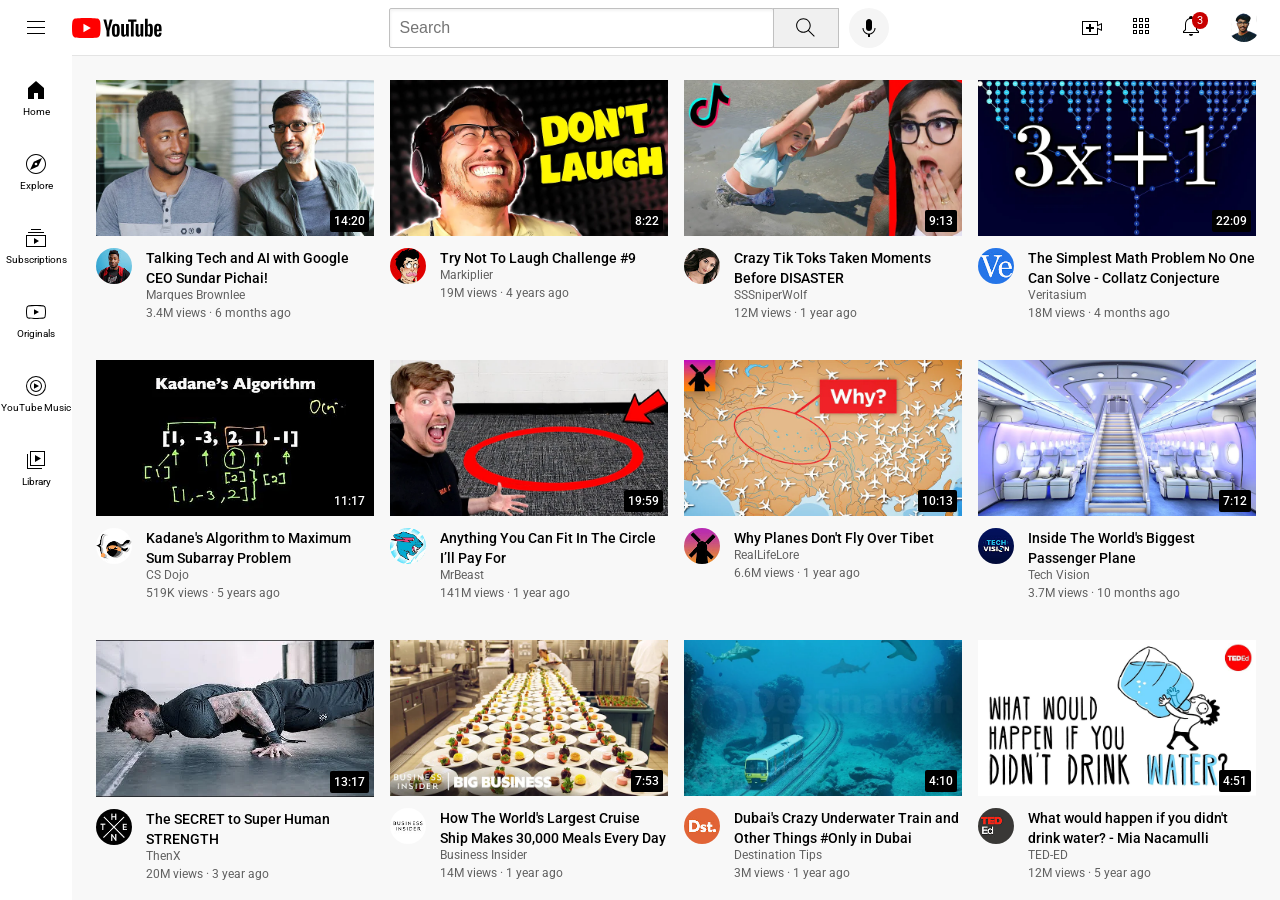
<file: index.html>
<!DOCTYPE html>
<html>
  <head>
    <title>YouTube.com Clone</title>

    <link rel="preconnect" href="https://fonts.googleapis.com">
    <link rel="preconnect" href="https://fonts.gstatic.com" crossorigin>
    <link href="https://fonts.googleapis.com/css2?family=Roboto:wght@400;500;700&display=swap" rel="stylesheet">

    <link rel="stylesheet" href="styles/general.css">
    <link rel="stylesheet" href="styles/header.css">
    <link rel="stylesheet" href="styles/video.css">
    <link rel="stylesheet" href="styles/sidebar.css">
  </head>
  <body>
    <header class="header">
      <div class="left-section">
        <img class="hamburger-menu" src="Icons/hamburger-menu.svg">
        <img class="youtube-logo" src="Icons/youtube-logo.svg">
      </div>
      <div class="middle-section">
        <input class="search-bar" type="text" placeholder="Search">
        <button class="search-button">
          <img class="search-icon" src="Icons/search.svg">
          <div class="tooltip">Search</div>
        </button>
        <!-- Put position absolute inside position relative -->
        <button class="voice-search-button">
          <img class="voice-search-icon" src="Icons/voice-search-icon.svg">
          <div class="tooltip">Search with your voice</div>
        </button>
      </div>
      <div class="right-section">
        <div class="upload-icon-container">
          <img class="upload-icon" src="Icons/upload.svg">
          <div class="tooltip">Create</div>
        </div>
        <div class="youtube-apps-icon-container">
          <img class="youtube-apps-icon" src="Icons/youtube-apps.svg">
          <div class="tooltip">YouTube Apps</div>
        </div>
        
        <div class="notifications-icon-container">
          <img class="notifications-icon" src="Icons/notifications.svg">
          <div class="notifications-count">3</div>
          <div class="tooltip">Notifications</div>
        </div>
        <div class="user-profile-container">
          <img class="current-user-picture" src="Images/Dinesh.jpg">
          <div class="tooltip">Profile</div>
        </div>      
      </div>
    </header>

    <nav class="sidebar">
      <div class="sidebar-link">
        <img src="Icons/home.svg">
        <div>Home</div>
      </div>
      <div class="sidebar-link">
        <img src="Icons/explore.svg">
        <div>Explore</div>
      </div>
      <div class="sidebar-link">
        <img src="Icons/subscriptions.svg">
        <div>Subscriptions</div>
      </div>
      <div class="sidebar-link">
        <img src="Icons/originals.svg">
        <div>Originals</div>
      </div>
      <div class="sidebar-link">
        <img src="Icons/youtube-music.svg">
        <div>YouTube Music</div>
      </div>
      <div class="sidebar-link">
        <img src="Icons/library.svg">
        <div>Library</div>
      </div>
    </nav>

    <main>
      <section class="video-grid">
        <div class="video-preview">
          <div class="thumbnail-row">
            <a href="https://www.youtube.com/watch?v=n2RNcPRtAiY">
                <img class="thumbnail" src="Thumbnails/thumbnail-1.webp">
              </a>          
            <div class="video-time">14:20</div>
          </div>
          <div class="video-info-grid">
            <div class="channel-picture">
              <a href="https://www.youtube.com/c/mkbhd">
                  <img class="profile-picture" src="Images/channel-1.jpeg">
                </a>              
            </div>
            <div class="video-info">
                <a class="video-title" href="https://www.youtube.com/watch?v=n2RNcPRtAiY">
                    Talking Tech and AI with Google CEO Sundar Pichai!
                  </a>        
              <p class="video-author">
                Marques Brownlee
              </p>
              <p class="video-stats">
                3.4M views &#183; 6 months ago
              </p>
            </div>
          </div>
        </div>

        <div class="video-preview">
          <div class="thumbnail-row">
            <a href="https://www.youtube.com/watch?v=mP0RAo9SKZk">
              <img class="thumbnail" src="Thumbnails/thumbnail-2.webp">
            </a>
            <div class="video-time">8:22</div>
          </div>
          <div class="video-info-grid">
            <div class="channel-picture">
              <a href="https://www.youtube.com/c/markiplier">
                <img class="profile-picture" src="Images/channel-2.jpeg">
              </a>              
            </div>
            <div class="video-info">
              <a class="video-title" href="https://www.youtube.com/watch?v=mP0RAo9SKZk">
                Try Not To Laugh Challenge #9
              </a>
              <p class="video-author">
                Markiplier
              </p>
              <p class="video-stats">
                19M views &#183; 4 years ago
              </p>
            </div>
          </div>
        </div>

        <div class="video-preview">
          <div class="thumbnail-row">
            <a href="https://www.youtube.com/watch?v=FgjPQQeTh1w">
              <img class="thumbnail" src="Thumbnails/thumbnail-3.webp">
            </a>
            <div class="video-time">9:13</div>
          </div>
          <div class="video-info-grid">
            <div class="channel-picture">
              <a href="https://www.youtube.com/user/SSSniperWolf">
                <img class="profile-picture" src="Images/channel-3.jpeg">
              </a>
            </div>
            <div class="video-info">
              <a class="video-title" href="https://www.youtube.com/watch?v=FgjPQQeTh1w">
                Crazy Tik Toks Taken Moments Before DISASTER
              </a>
              <p class="video-author">
                SSSniperWolf
              </p>
              <p class="video-stats">
                12M views &#183; 1 year ago
              </p>
            </div>
          </div>
        </div>

        <div class="video-preview">
          <div class="thumbnail-row">
            <a href="https://www.youtube.com/watch?v=094y1Z2wpJg">
              <img class="thumbnail" src="Thumbnails/thumbnail-4.webp">
            </a>
            <div class="video-time">22:09</div>
          </div>
          <div class="video-info-grid">
            <div class="channel-picture">
              <a href="https://www.youtube.com/c/veritasium">
                <img class="profile-picture" src="Images/channel-4.jpeg">
              </a>
            </div>
            <div class="video-info">
              <a class="video-title" href="https://www.youtube.com/watch?v=094y1Z2wpJg">
                The Simplest Math Problem No One Can Solve - Collatz Conjecture
              </a>
              <p class="video-author">
                Veritasium
              </p>
              <p class="video-stats">
                18M views &#183; 4 months ago
              </p>
            </div>
          </div>
        </div>

        <div class="video-preview">
          <div class="thumbnail-row">
            <a href="https://www.youtube.com/watch?v=86CQq3pKSUw">
              <img class="thumbnail" src="Thumbnails/thumbnail-5.webp">
            </a>
            <div class="video-time">11:17</div>
          </div>
          <div class="video-info-grid">
            <div class="channel-picture">
              <a href="https://www.youtube.com/c/CSDojo">
                <img class="profile-picture" src="Images/channel-5.jpeg">
              </a>
            </div>
            <div class="video-info">
              <a class="video-title" href="https://www.youtube.com/watch?v=86CQq3pKSUw">
                Kadane's Algorithm to Maximum Sum Subarray Problem
              </a>
              <p class="video-author">
                CS Dojo
              </p>
              <p class="video-stats">
                519K views &#183; 5 years ago
              </p>
            </div>
          </div>
        </div>

        <div class="video-preview">
          <div class="thumbnail-row">
            <a href="https://www.youtube.com/watch?v=yXWw0_UfSFg">
              <img class="thumbnail" src="Thumbnails/thumbnail-6.webp">
            </a>
            <div class="video-time">19:59</div>
          </div>
          <div class="video-info-grid">
            <div class="channel-picture">
              <a href="https://www.youtube.com/channel/UCX6OQ3DkcsbYNE6H8uQQuVA">
                <img class="profile-picture" src="Images/channel-6.jpeg">
              </a>
            </div>
            <div class="video-info">
              <a class="video-title" href="https://www.youtube.com/watch?v=yXWw0_UfSFg">
                Anything You Can Fit In The Circle I’ll Pay For
              </a>
              <p class="video-author">
                MrBeast
              </p>
              <p class="video-stats">
                141M views &#183; 1 year ago
              </p>
            </div>
          </div>
        </div>

        <div class="video-preview">
          <div class="thumbnail-row">
            <a href="https://www.youtube.com/watch?v=fNVa1qMbF9Y">
              <img class="thumbnail" src="Thumbnails/thumbnail-7.webp">
            </a>
            <div class="video-time">10:13</div>
          </div>
          <div class="video-info-grid">
            <div class="channel-picture">
              <a href="https://www.youtube.com/channel/UCP5tjEmvPItGyLhmjdwP7Ww">
                <img class="profile-picture" src="Images/channel-7.jpeg">
              </a>
            </div>
            <div class="video-info">
              <a class="video-title" href="https://www.youtube.com/watch?v=fNVa1qMbF9Y">
                Why Planes Don't Fly Over Tibet
              </a>
              <p class="video-author">
                RealLifeLore
              </p>
              <p class="video-stats">
                6.6M views &#183; 1 year ago
              </p>
            </div>
          </div>
        </div>

        <div class="video-preview">
          <div class="thumbnail-row">
            <a href="https://www.youtube.com/watch?v=lFm4EM1juls">
              <img class="thumbnail" src="Thumbnails/thumbnail-8.webp">
            </a>
            <div class="video-time">7:12</div>
          </div>
          <div class="video-info-grid">
            <div class="channel-picture">
              <a href="https://www.youtube.com/channel/UCHAK6CyegY22Zj2GWrcaIxg">
                <img class="profile-picture" src="Images/channel-8.jpeg">
              </a>
            </div>
            <div class="video-info">
              <a class="video-title" href="https://www.youtube.com/watch?v=lFm4EM1juls">
                Inside The World's Biggest Passenger Plane
              </a>
              <p class="video-author">
                Tech Vision
              </p>
              <p class="video-stats">
                3.7M views &#183; 10 months ago
              </p>
            </div>
          </div>
        </div>

        <div class="video-preview">
          <div class="thumbnail-row">
            <a href="https://www.youtube.com/watch?v=ixmxOlcrlUc">
              <img class="thumbnail" src="Thumbnails/thumbnail-9.webp">
            </a>
            <div class="video-time">13:17</div>
          </div>
          <div class="video-info-grid">
            <div class="channel-picture">
              <a href="https://www.youtube.com/c/OFFICIALTHENXSTUDIOS">
                <img class="profile-picture" src="Images/channel-9.jpeg">
              </a>
            </div>
            <div class="video-info">
              <a class="video-title" href="https://www.youtube.com/watch?v=ixmxOlcrlUc">
                The SECRET to Super Human STRENGTH
              </a>
              <p class="video-author">
                ThenX
              </p>
              <p class="video-stats">
                20M views &#183; 3 year ago
              </p>
            </div>
          </div>
        </div>

        <div class="video-preview">
          <div class="thumbnail-row">
            <a href="https://www.youtube.com/watch?v=R2vXbFp5C9o">
              <img class="thumbnail" src="Thumbnails/thumbnail-10.webp">
            </a>
            <div class="video-time">7:53</div>
          </div>
          <div class="video-info-grid">
            <div class="channel-picture">
              <a href="https://www.youtube.com/user/businessinsider">
                <img class="profile-picture" src="Images/channel-10.jpeg">
              </a>
            </div>
            <div class="video-info">
              <a class="video-title" href="https://www.youtube.com/watch?v=R2vXbFp5C9o">
                How The World's Largest Cruise Ship Makes 30,000 Meals Every Day
              </a>
              <p class="video-author">
                Business Insider
              </p>
              <p class="video-stats">
                14M views &#183; 1 year ago
              </p>
            </div>
          </div>
        </div>

        <div class="video-preview">
          <div class="thumbnail-row">
            <a href="https://www.youtube.com/watch?v=0nZuYyXET3s">
              <img class="thumbnail" src="Thumbnails/thumbnail-11.webp">
            </a>
            <div class="video-time">4:10</div>
          </div>
          <div class="video-info-grid">
            <div class="channel-picture">
              <a href="https://www.youtube.com/c/Destinationtips">
                <img class="profile-picture" src="Images/channel-11.jpeg">
              </a>
            </div>
            <div class="video-info">
              <a class="video-title" href="https://www.youtube.com/watch?v=0nZuYyXET3s">
                Dubai's Crazy Underwater Train and Other Things #Only in Dubai
              </a>
              <p class="video-author">
                Destination Tips
              </p>
              <p class="video-stats">
                3M views &#183; 1 year ago
              </p>
            </div>
          </div>
        </div>

        <div class="video-preview">
          <div class="thumbnail-row">
            <a href="https://www.youtube.com/watch?v=9iMGFqMmUFs">
              <img class="thumbnail" src="Thumbnails/thumbnail-12.webp">
            </a>
            <div class="video-time">4:51</div>
          </div>
          <div class="video-info-grid">
            <div class="channel-picture">
              <a href="https://www.youtube.com/teded">
                <img class="profile-picture" src="Images/channel-12.jpeg">
              </a>
            </div>
            <div class="video-info">
              <a class="video-title" href="https://www.youtube.com/watch?v=9iMGFqMmUFs">
                What would happen if you didn't drink water? - Mia Nacamulli
              </a>
              <p class="video-author">
                TED-ED
              </p>
              <p class="video-stats">
                12M views &#183; 5 year ago
              </p>
            </div>
          </div>
        </div>
      </section>
    </main>
  </body>
</html>
</file>
<file: styles/general.css>
p {
  margin-top: 0;
  margin-bottom: 0;
}

body {
  /* This style below will be inherited */
  font-family: Roboto, Arial;
  margin: 0;
  padding-top: 80px;
  padding-left: 96px;
  padding-right: 24px;
  background-color: rgb(248, 248, 248);
}
</file>
<file: styles/header.css>
.header {
  height: 55px;

  display: flex;
  flex-direction: row;
  justify-content: space-between;

  position: fixed;
  top: 0;
  left: 0;
  right: 0;
  z-index: 100;

  background-color: white;
  border-bottom-width: 1px;
  border-bottom-style: solid;
  border-bottom-color: rgb(228, 228, 228);
}

.left-section {
  display: flex;
  align-items: center;
}

.hamburger-menu {
  height: 24px;
  margin-left: 24px;
  margin-right: 24px;
  cursor: pointer;
}

.youtube-logo {
  height: 20px;
  cursor: pointer;
}

.middle-section {
  flex: 1;
  margin-left: 70px;
  margin-right: 35px;
  max-width: 500px;
  display: flex;
  align-items: center;
}

.search-bar {
  flex: 1;
  height: 36px;
  padding-left: 10px;
  font-size: 16px;
  border: 1px solid rgb(192, 192, 192);
  border-radius: 2px;
  box-shadow: inset 1px 2px 3px rgba(0, 0, 0, 0.05);
  width: 0;
  cursor: pointer;
}

.search-bar::placeholder {
  font-size: 16px;
}

.search-button {
  height: 40px;
  width: 66px;
  background-color: rgb(240, 240, 240);
  border-width: 1px;
  border-style: solid;
  border-color: rgb(192, 192, 192);
  margin-left: -1px;
  margin-right: 10px;
  cursor: pointer;
}

.search-button,
.voice-search-button,
.upload-icon-container {
  display: flex;
  justify-content: center;
  align-items: center;
  position: relative;
}

.search-button .tooltip,
.voice-search-button .tooltip,
.upload-icon-container .tooltip,
.youtube-apps-icon-container .tooltip,
.notifications-icon-container .tooltip,
.user-profile-container .tooltip {
  position: absolute;
  background-color: gray;
  color: white;
  padding-top: 4px;
  padding-bottom: 4px;
  padding-left: 8px;
  padding-right: 8px;
  border-radius: 2px;
  font-size: 12px;
  bottom: -30px;
  opacity: 0;
  transition: opacity 0.15s;
  pointer-events: none;
  white-space: nowrap;
}

.search-button:hover .tooltip,
.voice-search-button:hover .tooltip,
.upload-icon-container:hover .tooltip,
.youtube-apps-icon-container:hover .tooltip,
.notifications-icon-container:hover .tooltip,
.user-profile-container:hover .tooltip {
  opacity: 1;
}

.search-icon {
  height: 25px;
}

.voice-search-button {
  height: 40px;
  width: 40px;
  border-radius: 20px;
  border: none;
  background-color: rgb(245, 245, 245);
  cursor: pointer;
}

.voice-search-icon {
  height: 24px;
}

.right-section {
  width: 180px;
  margin-right: 20px;
  display: flex;
  align-items: center;
  justify-content: space-between;
  flex-shrink: 0;
}

.upload-icon {
  height: 24px;
  cursor: pointer;
}

.youtube-apps-icon {
  height: 24px;
  cursor: pointer;
}

.notifications-icon {
  height: 24px;
  cursor: pointer;
}

.notifications-icon-container {
  position: relative;
}

.notifications-count {
  position: absolute;
  top: -2px;
  right: -5px;
  background-color: rgb(200, 0, 0);
  color: white;
  font-size: 11px;
  padding-left: 5px;
  padding-right: 5px;
  padding-top: 2px;
  padding-bottom: 2px;
  border-radius: 10px;
}

.current-user-picture {
  height: 32px;
  border-radius: 16px;
  cursor: pointer;
}
</file>
<file: styles/video.css>
.thumbnail {
  width: 100%;
  cursor: pointer;
}

.video-title {
  margin-top: 0;
  font-size: 14px;
  font-weight: 500;
  line-height: 20px;
  margin-bottom: 10px;
  cursor: pointer;
  color: black;
  text-decoration: none;
}

.video-info-grid {
  display: grid;
  grid-template-columns: 50px 1fr;
}

.profile-picture {
  width: 36px;
  border-radius: 50px;
  cursor: pointer;
}

.thumbnail-row {
  margin-bottom: 8px;
  position: relative;
}

.video-author,
.video-stats {
  font-size: 12px;
  color: rgb(96, 96, 96);
}

.video-author {
  margin-bottom: 4px;
  cursor: pointer;
}

.video-grid {
  display: grid;
  grid-template-columns: 1fr 1fr 1fr;
  column-gap: 16px;
  row-gap: 40px;
}

@media (max-width: 750px) {
  .video-grid {
    grid-template-columns: 1fr 1fr;
  }
}

@media (min-width: 751px) and (max-width: 999px) {
  .video-grid {
    grid-template-columns: 1fr 1fr 1fr;
  }
}

@media (min-width: 1000px) {
  .video-grid {
    grid-template-columns: 1fr 1fr 1fr 1fr;
  }
}

.video-time {
  font-size: 12px;
  font-weight: 500;
  padding: 4px;
  border-radius: 2px;
  background-color: black;
  color: white;
  position: absolute;
  bottom: 8px;
  right: 5px;
}
</file>
<file: styles/sidebar.css>
.sidebar {
  position: fixed;
  left: 0;
  bottom: 0;
  top: 55px;
  background-color: white;
  width: 72px;
  z-index: 200;
  padding-top: 5px;
}

.sidebar-link {
  height: 74px;
  display: flex;
  justify-content: center;
  align-items: center;
  flex-direction: column;
  cursor: pointer;
}

.sidebar-link:hover {
  background-color: rgb(235, 235, 235);
}

.sidebar-link img {
  height: 24px;
  margin-bottom: 4px;
}

.sidebar-link div {
  font-size: 10px;
}
</file>
